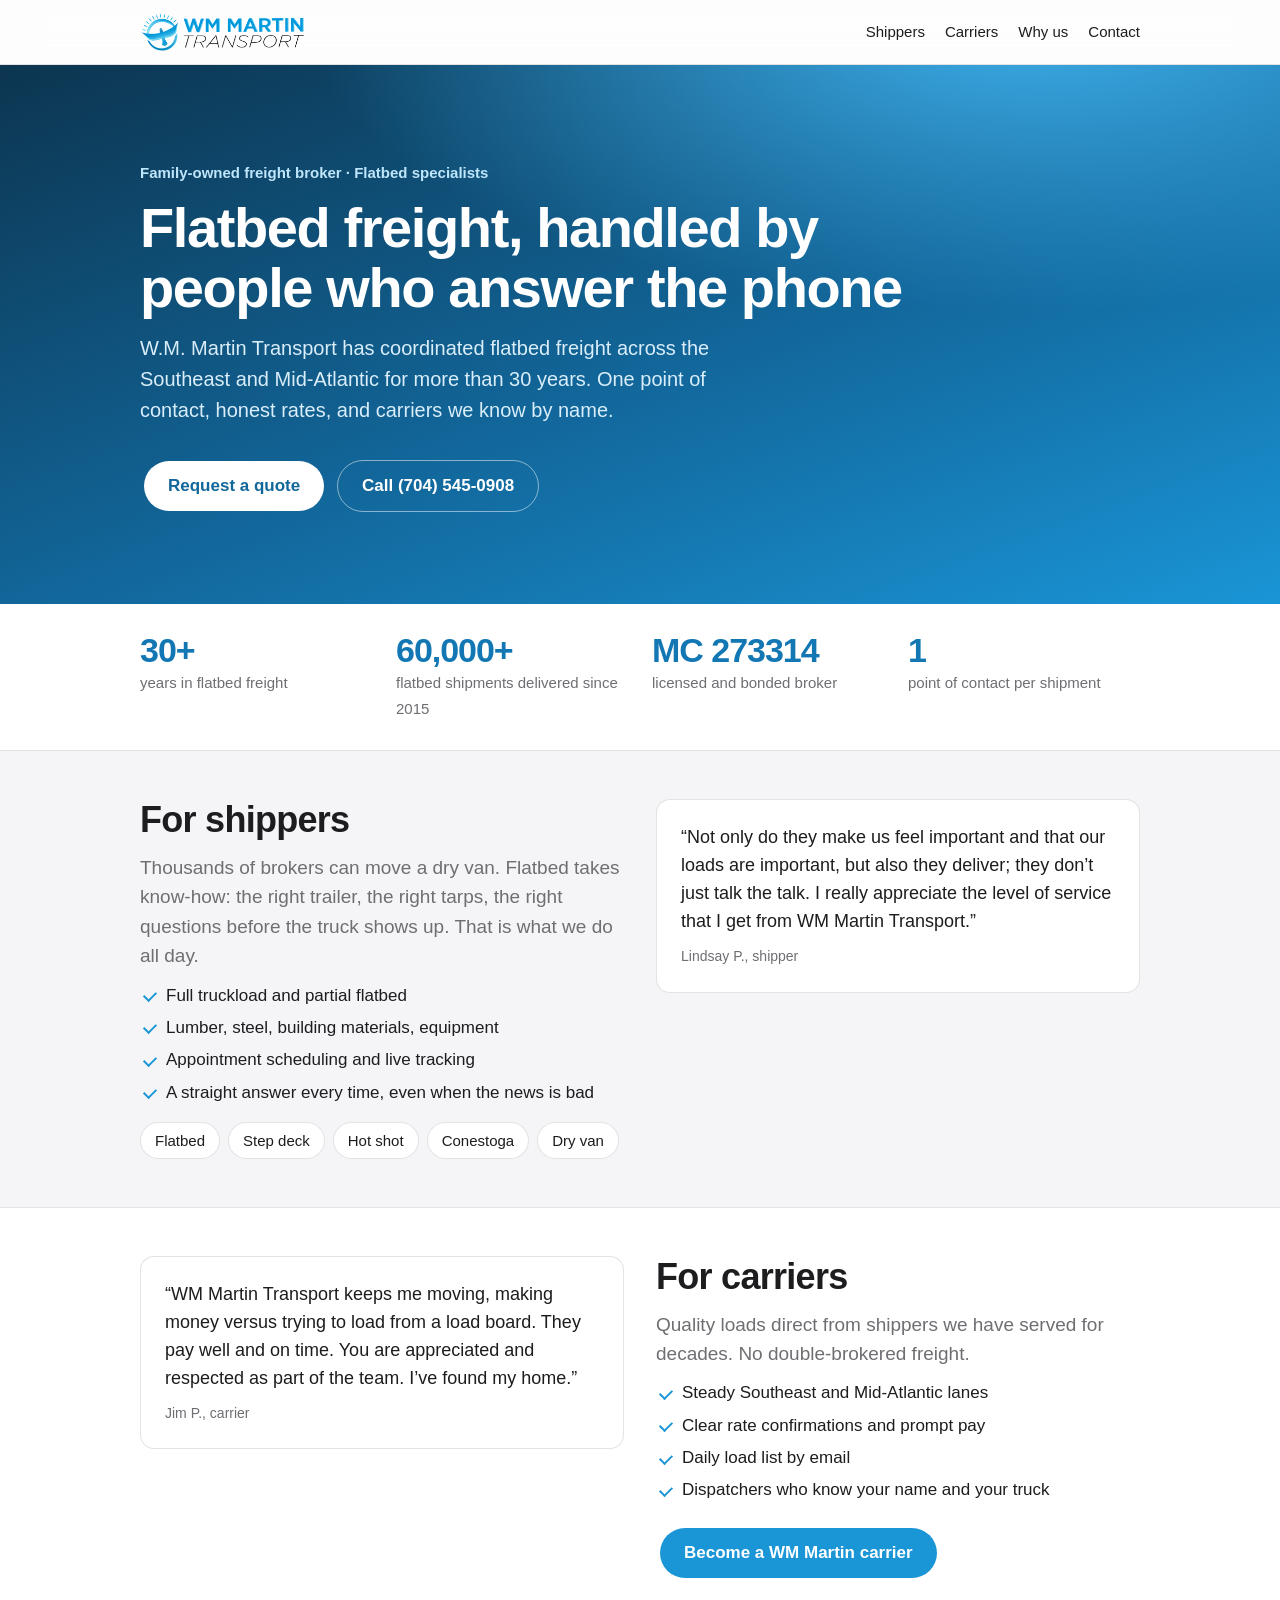
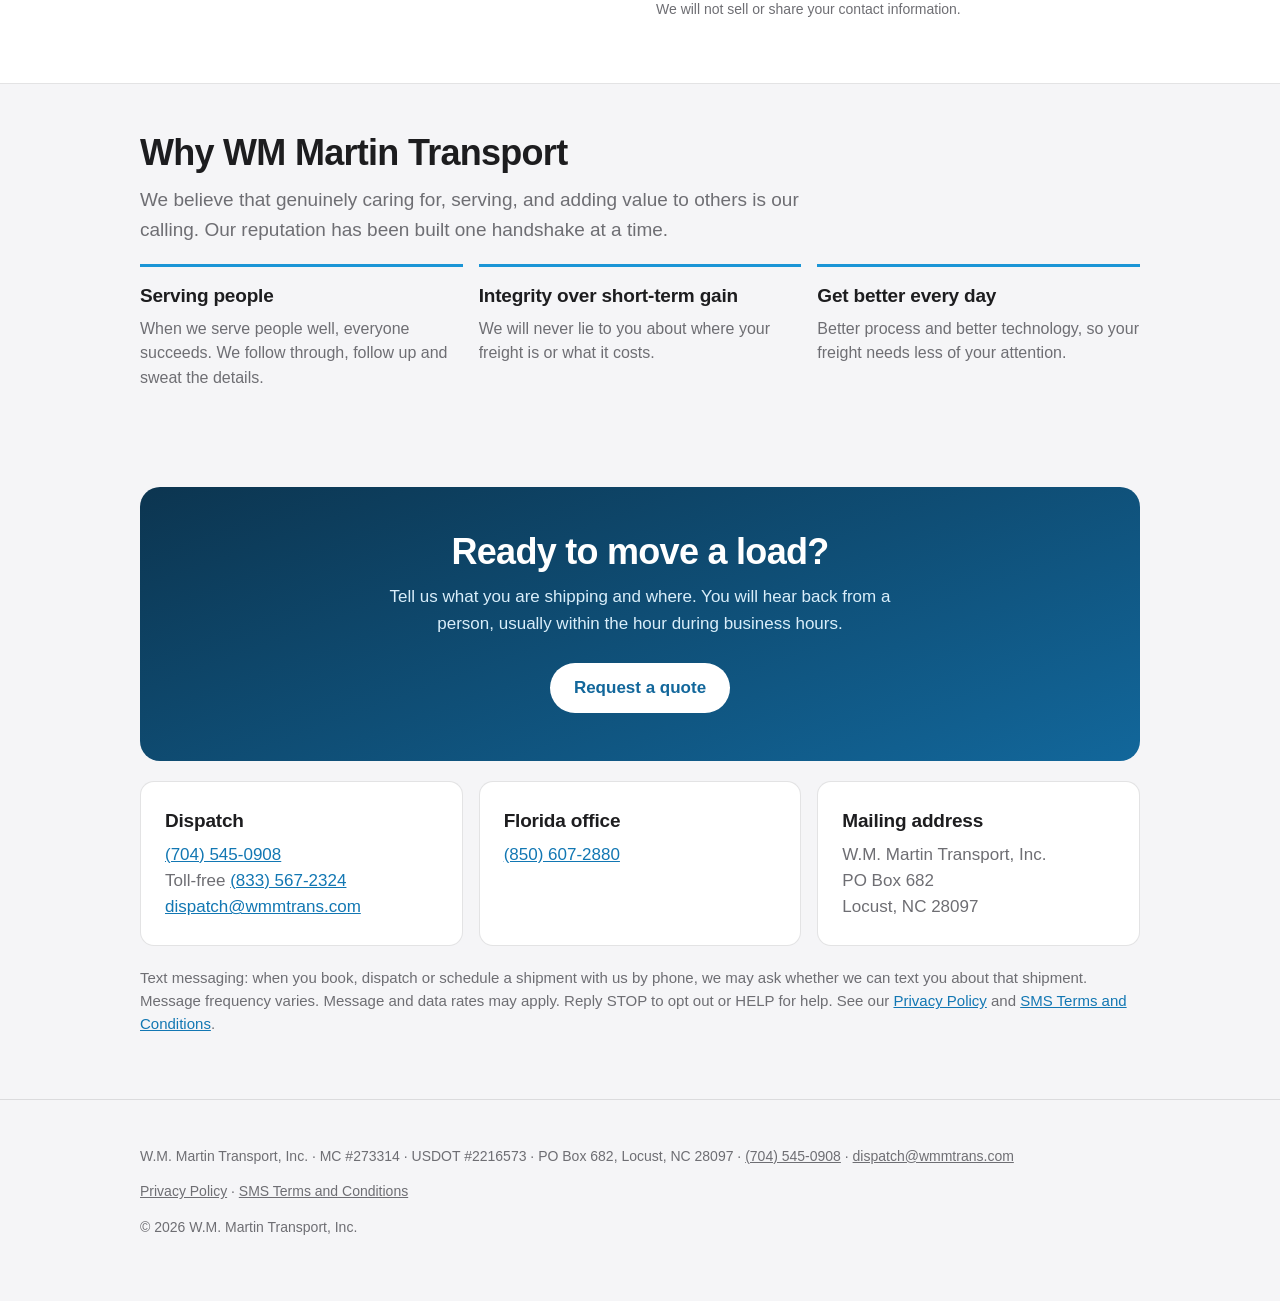
<file: index.html>
<!doctype html>
<html lang="en"><head><meta charset="utf-8"><meta name="viewport" content="width=device-width,initial-scale=1"><title>WM Martin Transport | Flatbed Freight Broker, Southeast and Mid-Atlantic</title><meta name="description" content="W.M. Martin Transport, Inc. is a licensed freight broker (MC 273314) arranging flatbed truckload and LTL freight across the Southeast and Mid-Atlantic."><link rel="icon" href="logo.png"><link rel="stylesheet" href="style.css"></head><body>
<header><div class="wrap"><a href="./"><img src="logo.png" alt="WM Martin Transport" width="165" height="40"></a><nav><a href="./#shippers">Shippers</a><a href="./#carriers">Carriers</a><a href="./#why">Why us</a><a href="./#contact">Contact</a></nav></div></header>
<main>
<div class="hero2"><div class="wrap">
<p class="eyebrow">Family-owned freight broker · Flatbed specialists</p>
<h1>Flatbed freight, handled by people who answer the phone</h1>
<p class="lead">W.M. Martin Transport has coordinated flatbed freight across the Southeast and Mid-Atlantic for more than 30 years. One point of contact, honest rates, and carriers we know by name.</p>
<a class="btn" href="mailto:dispatch@wmmtrans.com?subject=Freight%20quote%20request">Request a quote</a>
<a class="btn ghost" href="tel:+17045450908">Call (704) 545-0908</a>
</div></div>

<div class="strip"><div class="wrap">
<div class="stat"><b>30+</b><span>years in flatbed freight</span></div>
<div class="stat"><b>60,000+</b><span>flatbed shipments delivered since 2015</span></div>
<div class="stat"><b>MC 273314</b><span>licensed and bonded broker</span></div>
<div class="stat"><b>1</b><span>point of contact per shipment</span></div>
</div></div>

<section id="shippers"><div class="wrap split">
<div>
<h2>For shippers</h2>
<p style="color:var(--mut);font-size:19px;margin:0">Thousands of brokers can move a dry van. Flatbed takes know-how: the right trailer, the right tarps, the right questions before the truck shows up. That is what we do all day.</p>
<ul class="check"><li>Full truckload and partial flatbed</li><li>Lumber, steel, building materials, equipment</li><li>Appointment scheduling and live tracking</li><li>A straight answer every time, even when the news is bad</li></ul>
<div class="chips"><span>Flatbed</span><span>Step deck</span><span>Hot shot</span><span>Conestoga</span><span>Dry van</span></div>
</div>
<div class="card quote">“Not only do they make us feel important and that our loads are important, but also they deliver; they don’t just talk the talk. I really appreciate the level of service that I get from WM Martin Transport.”<cite>Lindsay P., shipper</cite></div>
</div></section>

<section id="carriers" class="band"><div class="wrap split">
<div class="card quote">“WM Martin Transport keeps me moving, making money versus trying to load from a load board. They pay well and on time. You are appreciated and respected as part of the team. I’ve found my home.”<cite>Jim P., carrier</cite></div>
<div>
<h2>For carriers</h2>
<p style="color:var(--mut);font-size:19px;margin:0">Quality loads direct from shippers we have served for decades. No double-brokered freight.</p>
<ul class="check"><li>Steady Southeast and Mid-Atlantic lanes</li><li>Clear rate confirmations and prompt pay</li><li>Daily load list by email</li><li>Dispatchers who know your name and your truck</li></ul>
<p style="margin-top:20px"><a class="btn" href="mailto:dispatch@wmmtrans.com?subject=Carrier%20sign-up&body=Company%20name%3A%0AMC%20%2F%20DOT%20number%3A%0AEquipment%20type%3A%0APhone%3A%0APreferred%20lanes%3A">Become a WM Martin carrier</a></p>
<p style="color:var(--mut);font-size:14px">We will not sell or share your contact information.</p>
</div>
</div></section>

<section id="why"><div class="wrap">
<h2>Why WM Martin Transport</h2>
<p style="color:var(--mut);font-size:19px;max-width:720px;margin:0">We believe that genuinely caring for, serving, and adding value to others is our calling. Our reputation has been built one handshake at a time.</p>
<div class="values">
<div><h3>Serving people</h3><p>When we serve people well, everyone succeeds. We follow through, follow up and sweat the details.</p></div>
<div><h3>Integrity over short-term gain</h3><p>We will never lie to you about where your freight is or what it costs.</p></div>
<div><h3>Get better every day</h3><p>Better process and better technology, so your freight needs less of your attention.</p></div>
</div>
</div></section>

<section id="contact"><div class="wrap">
<div class="cta"><h2>Ready to move a load?</h2><p>Tell us what you are shipping and where. You will hear back from a person, usually within the hour during business hours.</p><a class="btn" href="mailto:dispatch@wmmtrans.com?subject=Freight%20quote%20request">Request a quote</a></div>
<div class="grid" style="margin-top:20px">
<div class="card"><h3>Dispatch</h3><p><a href="tel:+17045450908">(704) 545-0908</a><br>Toll-free <a href="tel:+18335672324">(833) 567-2324</a><br><a href="mailto:dispatch@wmmtrans.com">dispatch@wmmtrans.com</a></p></div>
<div class="card"><h3>Florida office</h3><p><a href="tel:+18506072880">(850) 607-2880</a></p></div>
<div class="card"><h3>Mailing address</h3><p>W.M. Martin Transport, Inc.<br>PO Box 682<br>Locust, NC 28097</p></div>
</div>
<p style="color:var(--mut);font-size:15px;margin-top:20px">Text messaging: when you book, dispatch or schedule a shipment with us by phone, we may ask whether we can text you about that shipment. Message frequency varies. Message and data rates may apply. Reply STOP to opt out or HELP for help. See our <a href="privacy-policy">Privacy Policy</a> and <a href="sms-terms">SMS Terms and Conditions</a>.</p>
</div></section>
</main>
<footer><div class="wrap"><p>W.M. Martin Transport, Inc. · MC #273314 · USDOT #2216573 · PO Box 682, Locust, NC 28097 · <a href="tel:+17045450908">(704) 545-0908</a> · <a href="mailto:dispatch@wmmtrans.com">dispatch@wmmtrans.com</a></p><p><a href="privacy-policy">Privacy Policy</a> · <a href="sms-terms">SMS Terms and Conditions</a></p><p>© 2026 W.M. Martin Transport, Inc.</p></div></footer>
</body></html>
</file>
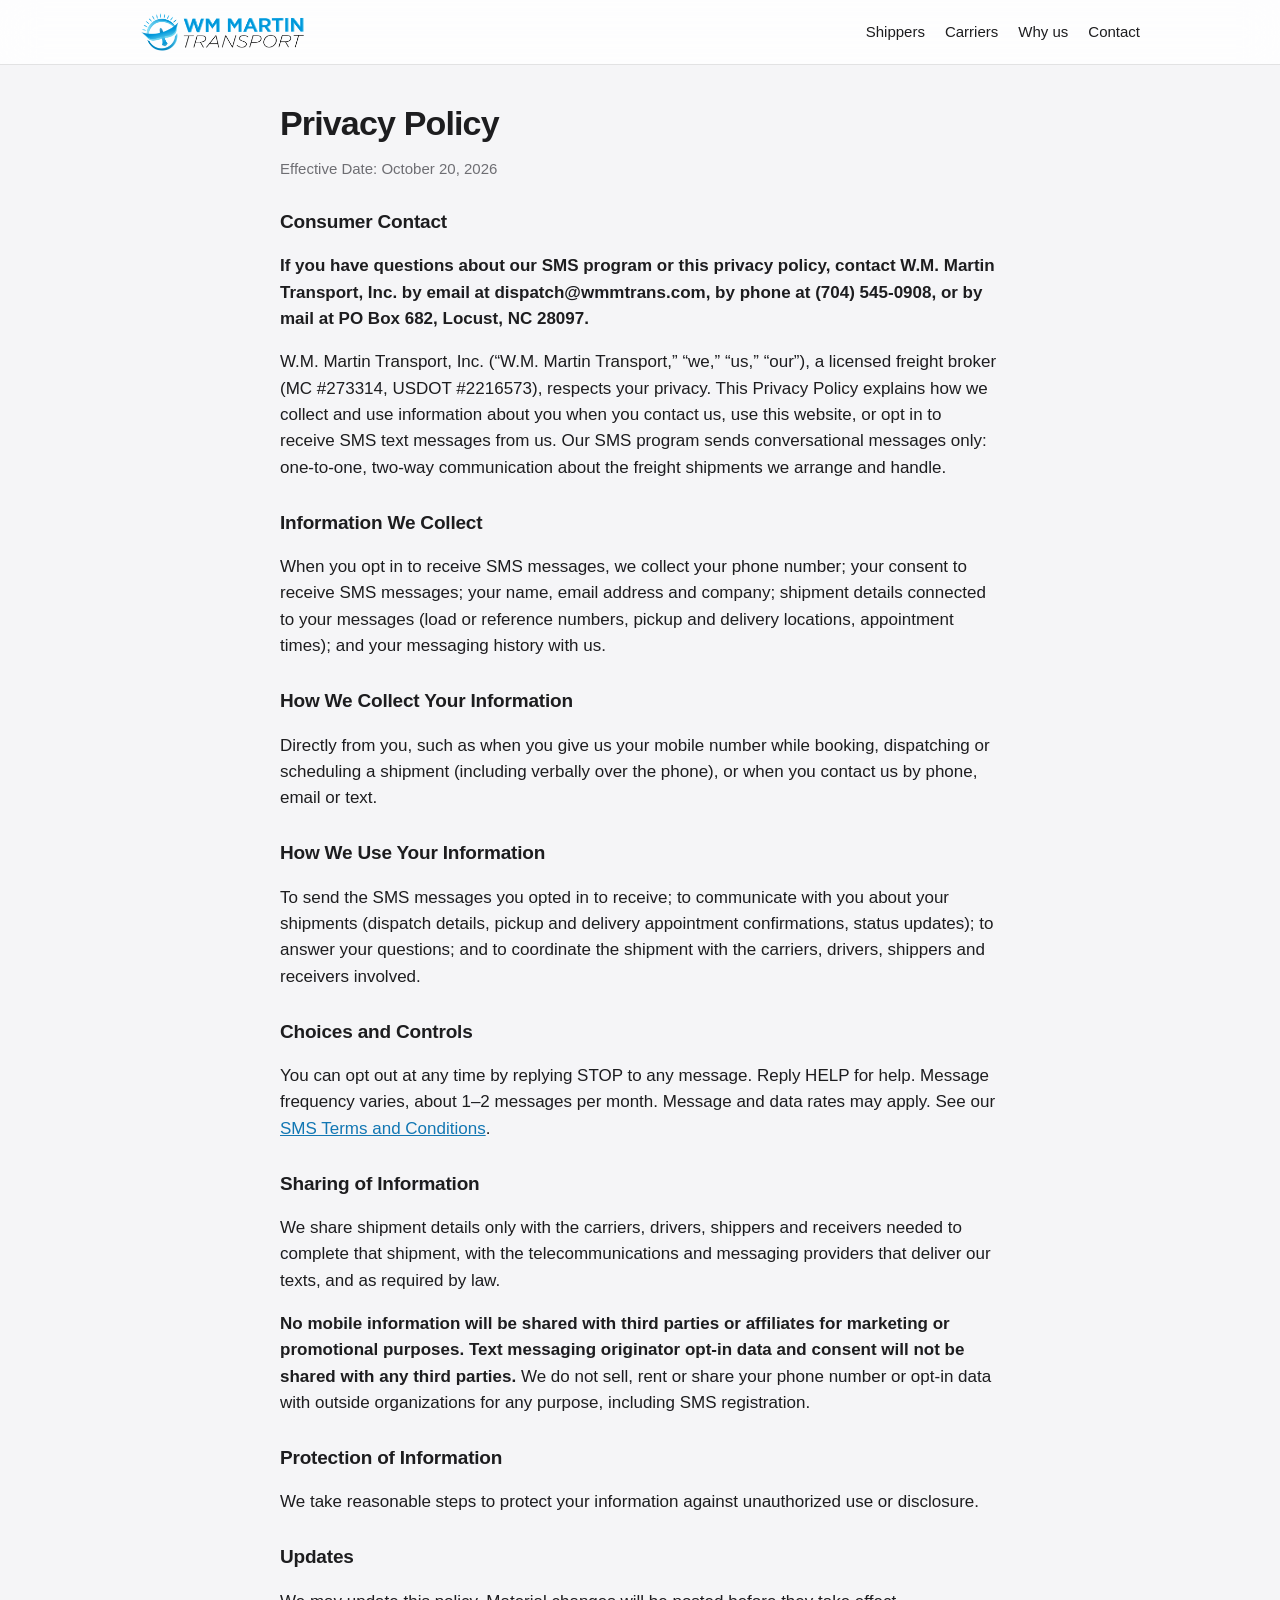
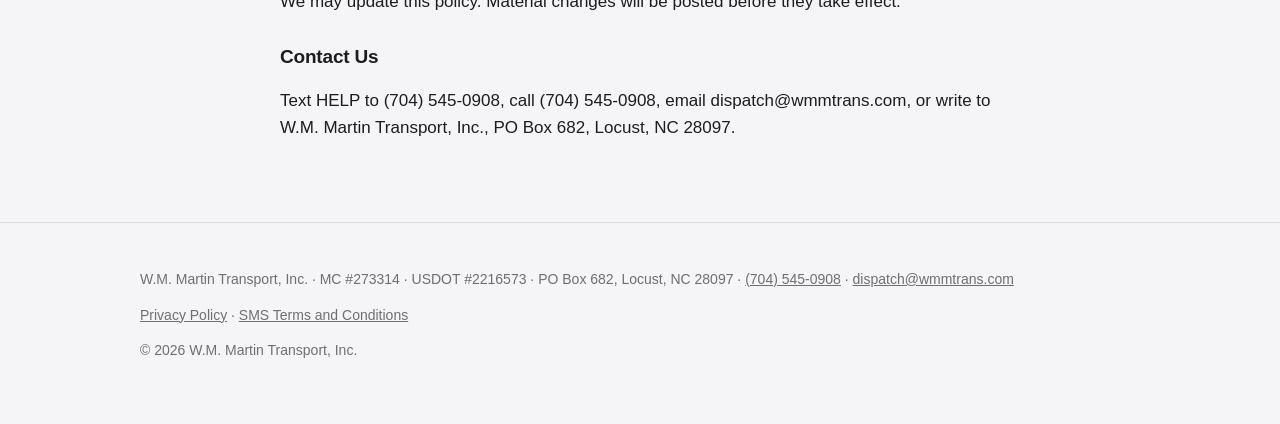
<file: privacy-policy.html>
<!doctype html>
<html lang="en"><head><meta charset="utf-8"><meta name="viewport" content="width=device-width,initial-scale=1"><title>Privacy Policy | WM Martin Transport</title><meta name="description" content="Privacy policy for W.M. Martin Transport, Inc., including SMS messaging."><link rel="icon" href="logo.png"><link rel="stylesheet" href="style.css"></head><body>
<header><div class="wrap"><a href="./"><img src="logo.png" alt="WM Martin Transport" width="165" height="40"></a><nav><a href="./#shippers">Shippers</a><a href="./#carriers">Carriers</a><a href="./#why">Why us</a><a href="./#contact">Contact</a></nav></div></header>
<main class="wrap legal">
<h1>Privacy Policy</h1>
<p class="eff">Effective Date: October 20, 2026</p>
<h3>Consumer Contact</h3>
<p><strong>If you have questions about our SMS program or this privacy policy, contact W.M. Martin Transport, Inc. by email at dispatch@wmmtrans.com, by phone at (704) 545-0908, or by mail at PO Box 682, Locust, NC 28097.</strong></p>
<p>W.M. Martin Transport, Inc. (“W.M. Martin Transport,” “we,” “us,” “our”), a licensed freight broker (MC #273314, USDOT #2216573), respects your privacy. This Privacy Policy explains how we collect and use information about you when you contact us, use this website, or opt in to receive SMS text messages from us. Our SMS program sends conversational messages only: one-to-one, two-way communication about the freight shipments we arrange and handle.</p>
<h3>Information We Collect</h3>
<p>When you opt in to receive SMS messages, we collect your phone number; your consent to receive SMS messages; your name, email address and company; shipment details connected to your messages (load or reference numbers, pickup and delivery locations, appointment times); and your messaging history with us.</p>
<h3>How We Collect Your Information</h3>
<p>Directly from you, such as when you give us your mobile number while booking, dispatching or scheduling a shipment (including verbally over the phone), or when you contact us by phone, email or text.</p>
<h3>How We Use Your Information</h3>
<p>To send the SMS messages you opted in to receive; to communicate with you about your shipments (dispatch details, pickup and delivery appointment confirmations, status updates); to answer your questions; and to coordinate the shipment with the carriers, drivers, shippers and receivers involved.</p>
<h3>Choices and Controls</h3>
<p>You can opt out at any time by replying STOP to any message. Reply HELP for help. Message frequency varies, about 1–2 messages per month. Message and data rates may apply. See our <a href="sms-terms">SMS Terms and Conditions</a>.</p>
<h3>Sharing of Information</h3>
<p>We share shipment details only with the carriers, drivers, shippers and receivers needed to complete that shipment, with the telecommunications and messaging providers that deliver our texts, and as required by law.</p>
<p><strong>No mobile information will be shared with third parties or affiliates for marketing or promotional purposes. Text messaging originator opt-in data and consent will not be shared with any third parties.</strong> We do not sell, rent or share your phone number or opt-in data with outside organizations for any purpose, including SMS registration.</p>
<h3>Protection of Information</h3>
<p>We take reasonable steps to protect your information against unauthorized use or disclosure.</p>
<h3>Updates</h3>
<p>We may update this policy. Material changes will be posted before they take effect.</p>
<h3>Contact Us</h3>
<p>Text HELP to (704) 545-0908, call (704) 545-0908, email dispatch@wmmtrans.com, or write to W.M. Martin Transport, Inc., PO Box 682, Locust, NC 28097.</p>

</main>
<footer><div class="wrap"><p>W.M. Martin Transport, Inc. · MC #273314 · USDOT #2216573 · PO Box 682, Locust, NC 28097 · <a href="tel:+17045450908">(704) 545-0908</a> · <a href="mailto:dispatch@wmmtrans.com">dispatch@wmmtrans.com</a></p><p><a href="privacy-policy">Privacy Policy</a> · <a href="sms-terms">SMS Terms and Conditions</a></p><p>© 2026 W.M. Martin Transport, Inc.</p></div></footer>
</body></html>
</file>
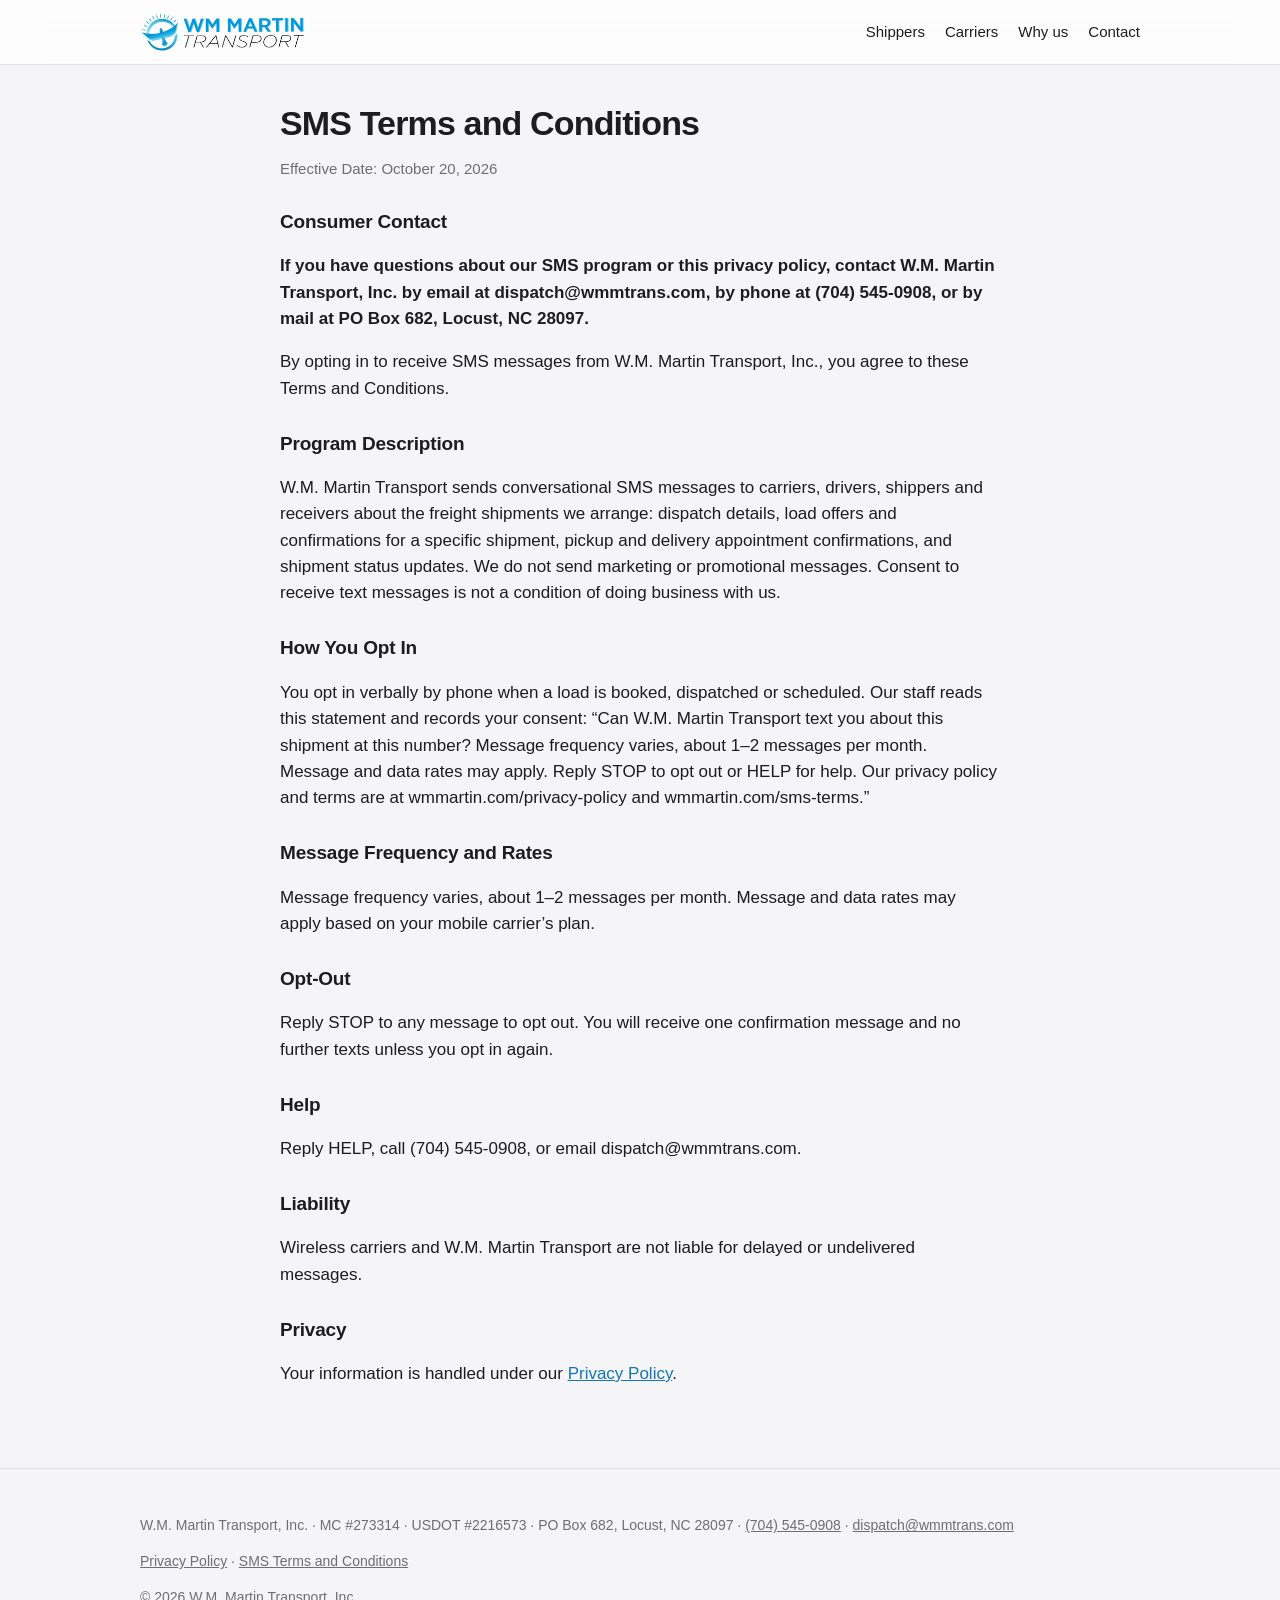
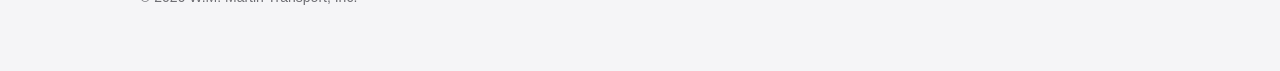
<file: sms-terms.html>
<!doctype html>
<html lang="en"><head><meta charset="utf-8"><meta name="viewport" content="width=device-width,initial-scale=1"><title>SMS Terms and Conditions | WM Martin Transport</title><meta name="description" content="SMS terms and conditions for W.M. Martin Transport, Inc."><link rel="icon" href="logo.png"><link rel="stylesheet" href="style.css"></head><body>
<header><div class="wrap"><a href="./"><img src="logo.png" alt="WM Martin Transport" width="165" height="40"></a><nav><a href="./#shippers">Shippers</a><a href="./#carriers">Carriers</a><a href="./#why">Why us</a><a href="./#contact">Contact</a></nav></div></header>
<main class="wrap legal"><h1>SMS Terms and Conditions</h1>
<p class="eff">Effective Date: October 20, 2026</p>
<h3>Consumer Contact</h3>
<p><strong>If you have questions about our SMS program or this privacy policy, contact W.M. Martin Transport, Inc. by email at dispatch@wmmtrans.com, by phone at (704) 545-0908, or by mail at PO Box 682, Locust, NC 28097.</strong></p>
<p>By opting in to receive SMS messages from W.M. Martin Transport, Inc., you agree to these Terms and Conditions.</p>
<h3>Program Description</h3>
<p>W.M. Martin Transport sends conversational SMS messages to carriers, drivers, shippers and receivers about the freight shipments we arrange: dispatch details, load offers and confirmations for a specific shipment, pickup and delivery appointment confirmations, and shipment status updates. We do not send marketing or promotional messages. Consent to receive text messages is not a condition of doing business with us.</p>
<h3>How You Opt In</h3>
<p>You opt in verbally by phone when a load is booked, dispatched or scheduled. Our staff reads this statement and records your consent: “Can W.M. Martin Transport text you about this shipment at this number? Message frequency varies, about 1–2 messages per month. Message and data rates may apply. Reply STOP to opt out or HELP for help. Our privacy policy and terms are at wmmartin.com/privacy-policy and wmmartin.com/sms-terms.”</p>
<h3>Message Frequency and Rates</h3>
<p>Message frequency varies, about 1–2 messages per month. Message and data rates may apply based on your mobile carrier’s plan.</p>
<h3>Opt-Out</h3>
<p>Reply STOP to any message to opt out. You will receive one confirmation message and no further texts unless you opt in again.</p>
<h3>Help</h3>
<p>Reply HELP, call (704) 545-0908, or email dispatch@wmmtrans.com.</p>
<h3>Liability</h3>
<p>Wireless carriers and W.M. Martin Transport are not liable for delayed or undelivered messages.</p>
<h3>Privacy</h3>
<p>Your information is handled under our <a href="privacy-policy">Privacy Policy</a>.</p>
</main>
<footer><div class="wrap"><p>W.M. Martin Transport, Inc. · MC #273314 · USDOT #2216573 · PO Box 682, Locust, NC 28097 · <a href="tel:+17045450908">(704) 545-0908</a> · <a href="mailto:dispatch@wmmtrans.com">dispatch@wmmtrans.com</a></p><p><a href="privacy-policy">Privacy Policy</a> · <a href="sms-terms">SMS Terms and Conditions</a></p><p>© 2026 W.M. Martin Transport, Inc.</p></div></footer>
</body></html>
</file>
<file: style.css>
:root{--blue:#1a95d6;--blue-d:#1277b3;--ink:#1d1d1f;--mut:#6e6e73;--bg:#f5f5f7;--card:#fff;--line:rgba(60,60,67,.14)}
*{box-sizing:border-box}html{scroll-behavior:smooth}
body{margin:0;background:var(--bg);color:var(--ink);font:17px/1.55 -apple-system,BlinkMacSystemFont,"SF Pro Text",Inter,"Segoe UI",sans-serif;-webkit-font-smoothing:antialiased}
a{color:var(--blue-d)}
.wrap{max-width:1040px;margin:0 auto;padding:0 20px}
header{position:sticky;top:0;z-index:5;background:rgba(255,255,255,.82);backdrop-filter:saturate(180%) blur(18px);-webkit-backdrop-filter:saturate(180%) blur(18px);border-bottom:1px solid var(--line)}
header .wrap{display:flex;align-items:center;justify-content:space-between;gap:16px;min-height:64px;flex-wrap:wrap}
header img{height:40px;width:auto;display:block}
nav{display:flex;gap:6px 20px;flex-wrap:wrap;font-size:15px}
nav a{color:var(--ink);text-decoration:none}nav a:hover{color:var(--blue-d)}
.hero{padding:72px 0 56px;text-align:center}
h1{font-size:clamp(34px,6vw,56px);line-height:1.06;letter-spacing:-.025em;margin:0 0 16px;text-wrap:balance}
h2{font-size:clamp(26px,4vw,36px);letter-spacing:-.02em;line-height:1.15;margin:0 0 12px;text-wrap:balance}
h3{font-size:19px;letter-spacing:-.01em;margin:0 0 6px}
.lead{font-size:20px;color:var(--mut);max-width:680px;margin:0 auto 28px}
.btn{display:inline-block;background:var(--blue);color:#fff;text-decoration:none;font-weight:600;padding:12px 24px;border-radius:999px;margin:4px}
.btn:hover{background:var(--blue-d)}.btn.ghost{background:transparent;color:var(--blue-d);border:1px solid var(--line);background:#fff}
section{padding:48px 0}
.grid{display:grid;gap:16px;grid-template-columns:repeat(auto-fit,minmax(260px,1fr))}
.card{background:var(--card);border:1px solid var(--line);border-radius:14px;padding:24px}
.card p{margin:0;color:var(--mut)}
.quote{font-size:18px}.quote cite{display:block;margin-top:10px;font-style:normal;font-size:14px;color:var(--mut)}
ul.check{list-style:none;padding:0;margin:12px 0 0}ul.check li{padding-left:26px;position:relative;margin:6px 0}
ul.check li:before{content:"";position:absolute;left:4px;top:.5em;width:10px;height:6px;border-left:2px solid var(--blue);border-bottom:2px solid var(--blue);transform:rotate(-45deg)}
footer{border-top:1px solid var(--line);padding:32px 0 48px;font-size:14px;color:var(--mut)}
footer a{color:var(--mut)}
.legal{max-width:760px;padding:40px 20px 64px}.legal h1{font-size:34px}.legal h2{font-size:24px;margin-top:1.8em}.legal h3{margin-top:1.4em}
.legal .eff{color:var(--mut);font-size:15px}
/* v2 */
.hero2{background:radial-gradient(1200px 500px at 80% -10%,#3fb2ee 0,transparent 60%),linear-gradient(160deg,#0c3550 0,#12679b 55%,#1a95d6 100%);color:#fff;text-align:left;padding:96px 0 88px}
.hero2 .eyebrow{font-size:15px;font-weight:600;color:#bfe6fb;margin:0 0 14px}
.hero2 h1{max-width:820px}.hero2 .lead{color:#d9eefa;margin:0 0 30px;max-width:640px}
.hero2 .btn{background:#fff;color:#12679b}.hero2 .btn:hover{background:#eaf6fd}
.hero2 .btn.ghost{background:transparent;color:#fff;border:1px solid rgba(255,255,255,.5)}
.strip{background:#fff;border-bottom:1px solid var(--line)}
.strip .wrap{display:grid;grid-template-columns:repeat(auto-fit,minmax(170px,1fr));gap:8px 24px;padding-top:28px;padding-bottom:28px}
.stat b{display:block;font-size:34px;letter-spacing:-.03em;color:var(--blue-d);font-variant-numeric:tabular-nums;line-height:1.1}
.stat span{font-size:15px;color:var(--mut)}
.split{display:grid;gap:32px;grid-template-columns:repeat(auto-fit,minmax(300px,1fr));align-items:start}
.chips{display:flex;flex-wrap:wrap;gap:8px;margin-top:16px}.chips span{background:#fff;border:1px solid var(--line);border-radius:999px;padding:6px 14px;font-size:15px}
.band{background:#fff;border-top:1px solid var(--line);border-bottom:1px solid var(--line)}
.values{counter-reset:v;display:grid;gap:16px;grid-template-columns:repeat(auto-fit,minmax(220px,1fr));margin-top:20px}
.values div{border-top:3px solid var(--blue);padding-top:14px}.values p{margin:0;color:var(--mut);font-size:16px}
.team{display:grid;gap:20px;grid-template-columns:repeat(auto-fit,minmax(230px,1fr));margin-top:24px}
.person{background:#fff;border:1px solid var(--line);border-radius:14px;overflow:hidden}
.person .ph{aspect-ratio:4/5;background:linear-gradient(160deg,#dfe9f0,#c9d9e4);display:grid;place-items:center;font-size:56px;font-weight:600;color:#fff;letter-spacing:-.02em}
.person img{width:100%;aspect-ratio:4/5;object-fit:cover;display:block}
.person div.t{padding:16px 20px 20px}.person h3{margin:0}.person p{margin:2px 0 0;color:var(--mut);font-size:15px}
.cta{background:linear-gradient(160deg,#0c3550,#12679b);color:#fff;border-radius:20px;padding:44px 32px;text-align:center}
.cta p{color:#d9eefa;max-width:560px;margin:0 auto 22px}.cta .btn{background:#fff;color:#12679b}
</file>
